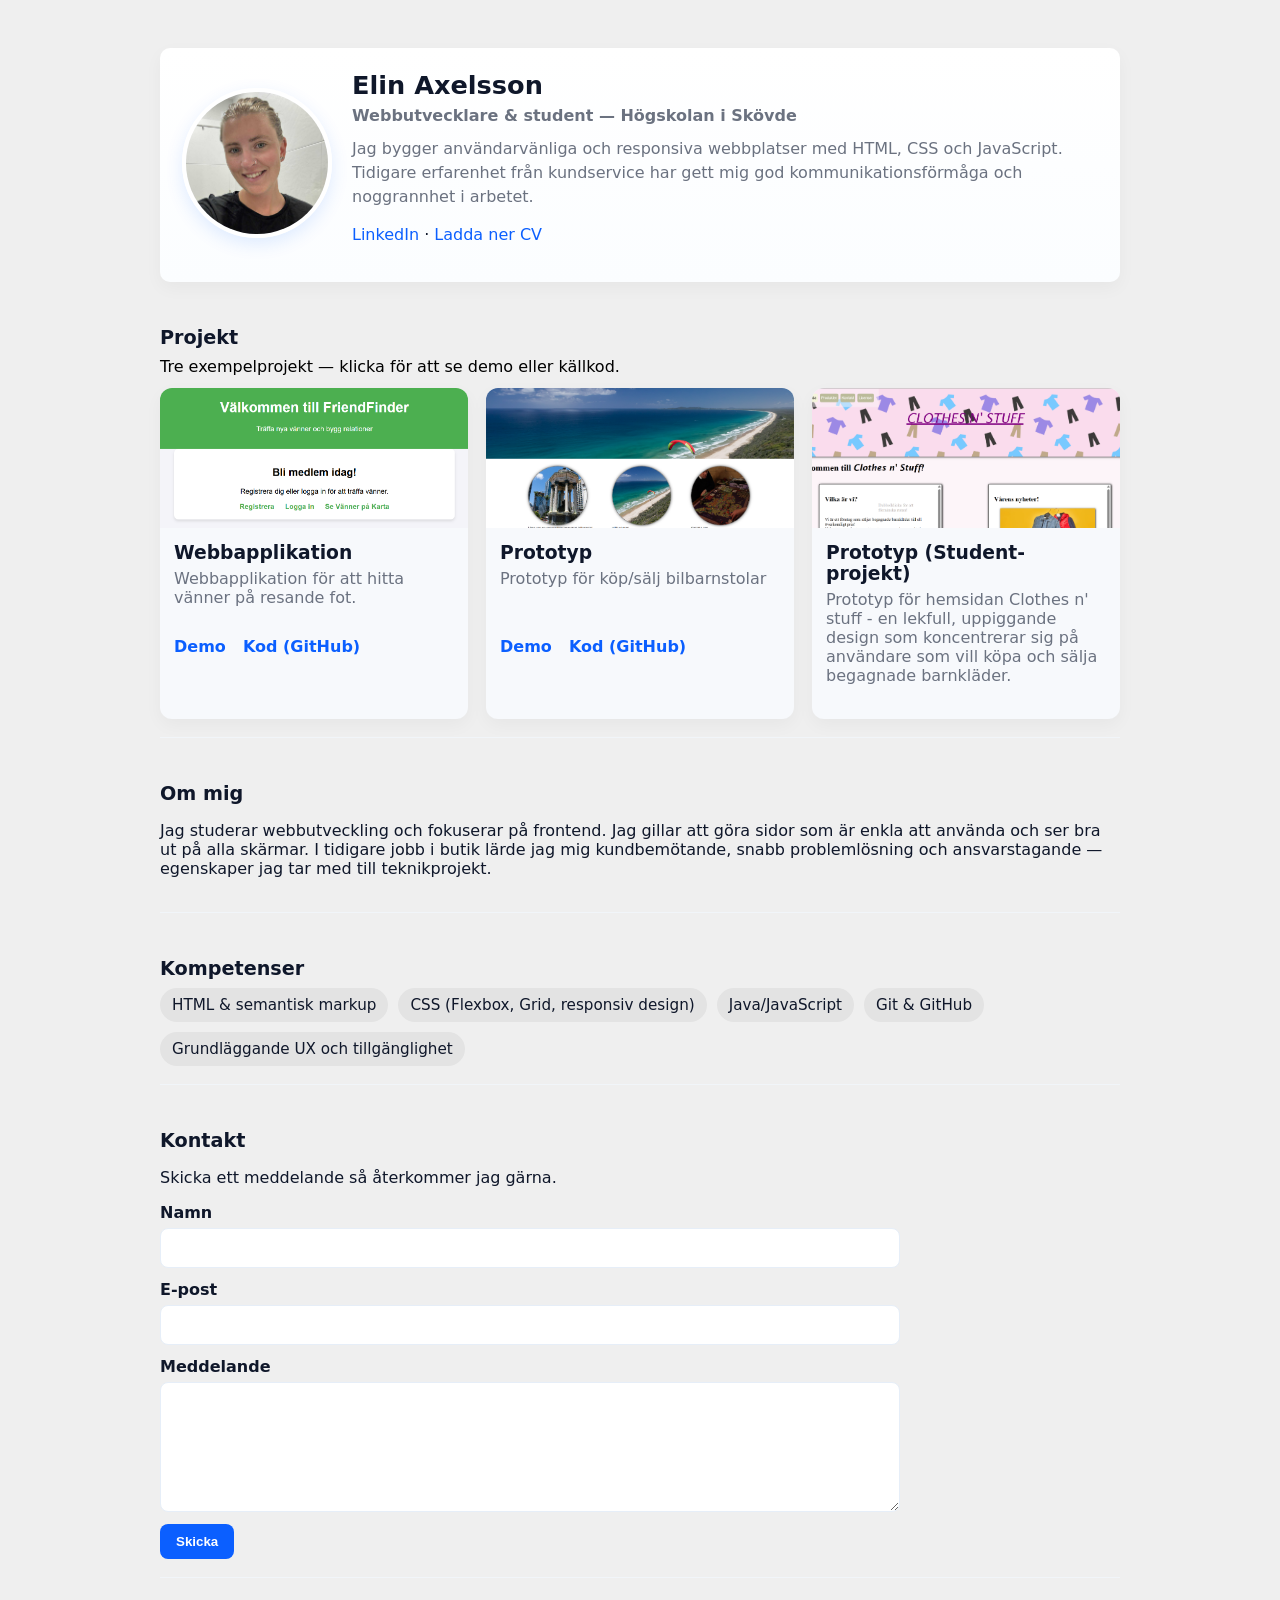
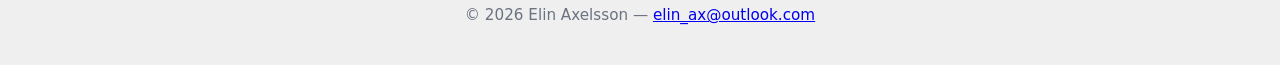
<file: index.html>
<!doctype html>
<html lang="sv">
<head>
  <meta charset="utf-8" />
  <meta name="viewport" content="width=device-width,initial-scale=1" />
  <title>Elin Axelsson — Portfolio</title>
  <meta name="description" content="Portfolio för Elin Axelsson — webbutvecklare (HTML, CSS, JavaScript)."/>
  <link rel="stylesheet" href="style.css" />
</head>
<body>
  <div class="container">
    <header class="hero" id="top">
      <div class="hero-left">
        <img src="assets/profile.jpg" alt="Profilbild — Elin Axelsson" class="avatar" id="profile-img">
      </div>
      <div class="hero-right">
        <h1>Elin Axelsson</h1>
        <p class="role">Webbutvecklare &amp; student — Högskolan i Skövde</p>
        <p class="lead">Jag bygger användarvänliga och responsiva webbplatser med HTML, CSS och JavaScript. Tidigare erfarenhet från kundservice har gett mig god kommunikationsförmåga och noggrannhet i arbetet.</p>
        <p class="links">
          <a href="https://www.linkedin.com/in/elin-axelsson-86332334a/" target="_blank" rel="noopener">LinkedIn</a> ·
          <a href="#" id="download-cv">Ladda ner CV</a>
        </p>
      </div>
    </header>

    <main>
      <section class="section" id="projects">
        <h2>Projekt</h2>
        <p class="section-intro">Tre exempelprojekt — klicka för att se demo eller källkod.</p>
        <div class="projects-grid">
          <article class="card">
            <img src="assets/project1.png" alt="Projekt 1 screenshot" class="card-img">
            <div class="card-body">
              <h3>Webbapplikation</h3>
              <p>Webbapplikation för att hitta vänner på resande fot.</p>
              <p class="card-actions">
                <a href="https://elinaxelsson.github.io/Friendfinder/" target="_blank" rel="noopener">Demo</a>
                <a href="https://github.com/ElinAxelsson/Friendfinder" target="_blank" rel="noopener">Kod (GitHub)</a>
              </p>
            </div>
          </article>

          <article class="card">
            <img src="assets/project2.png" alt="Projekt 2 screenshot" class="card-img">
            <div class="card-body">
              <h3>Prototyp</h3>
              <p>Prototyp för köp/sälj bilbarnstolar</p>
              <p class="card-actions">
                <a href="https://elinaxelsson.github.io/Prototypbilbarnstolar/" target="_blank" rel="noopener">Demo</a>
                <a href="https://github.com/ElinAxelsson/Prototypbilbarnstolar" target="_blank" rel="noopener">Kod (GitHub)</a>
              </p>
            </div>
          </article>

          <article class="card">
            <img src="assets/project3.png" alt="Projekt 3 screenshot" class="card-img">
            <div class="card-body">
              <h3>Prototyp (Student-projekt)</h3>
              <p>Prototyp för hemsidan Clothes n' stuff - en lekfull, uppiggande design som koncentrerar sig på användare som vill köpa och sälja begagnade barnkläder.</p>
              <p class="card-actions"></p>
            </div>
          </article>
        </div>
      </section>

      <section class="section" id="about">
        <h2>Om mig</h2>
        <p>Jag studerar webbutveckling och fokuserar på frontend. Jag gillar att göra sidor som är enkla att använda och ser bra ut på alla skärmar. I tidigare jobb i butik lärde jag mig kundbemötande, snabb problemlösning och ansvarstagande — egenskaper jag tar med till teknikprojekt.</p>
      </section>

      <section class="section" id="skills">
        <h2>Kompetenser</h2>
        <ul class="skills-list">
          <li>HTML &amp; semantisk markup</li>
          <li>CSS (Flexbox, Grid, responsiv design)</li>
          <li>Java/JavaScript</li>
          <li>Git &amp; GitHub</li>
          <li>Grundläggande UX och tillgänglighet</li>
        </ul>
      </section>

      <section class="section" id="contact">
        <h2>Kontakt</h2>
        <p>Skicka ett meddelande så återkommer jag gärna.</p>

        <!-- Byt data-endpoint till din Formspree-endpoint (eller lämna tomt för mailto-fallback) -->
        <form id="contact-form" data-endpoint="https://formspree.io/f/manpzqpn">
          <div class="form-row">
            <label for="name">Namn</label>
            <input id="name" name="name" type="text" required />
          </div>

          <div class="form-row">
            <label for="email">E-post</label>
            <input id="email" name="email" type="email" required />
          </div>

          <div class="form-row">
            <label for="message">Meddelande</label>
            <textarea id="message" name="message" rows="6" required></textarea>
          </div>

          <div class="form-actions">
            <button type="submit" class="btn">Skicka</button>
            <div id="form-status" aria-live="polite"></div>
          </div>
        </form>
      </section>
    </main>

    <footer class="footer">
      <p>© <span id="year"></span> Elin Axelsson — <a href="mailto:elin_ax@outlook.com">elin_ax@outlook.com</a></p>
    </footer>
  </div>

  <script src="script.js"></script>
</body>
</html>
</file>
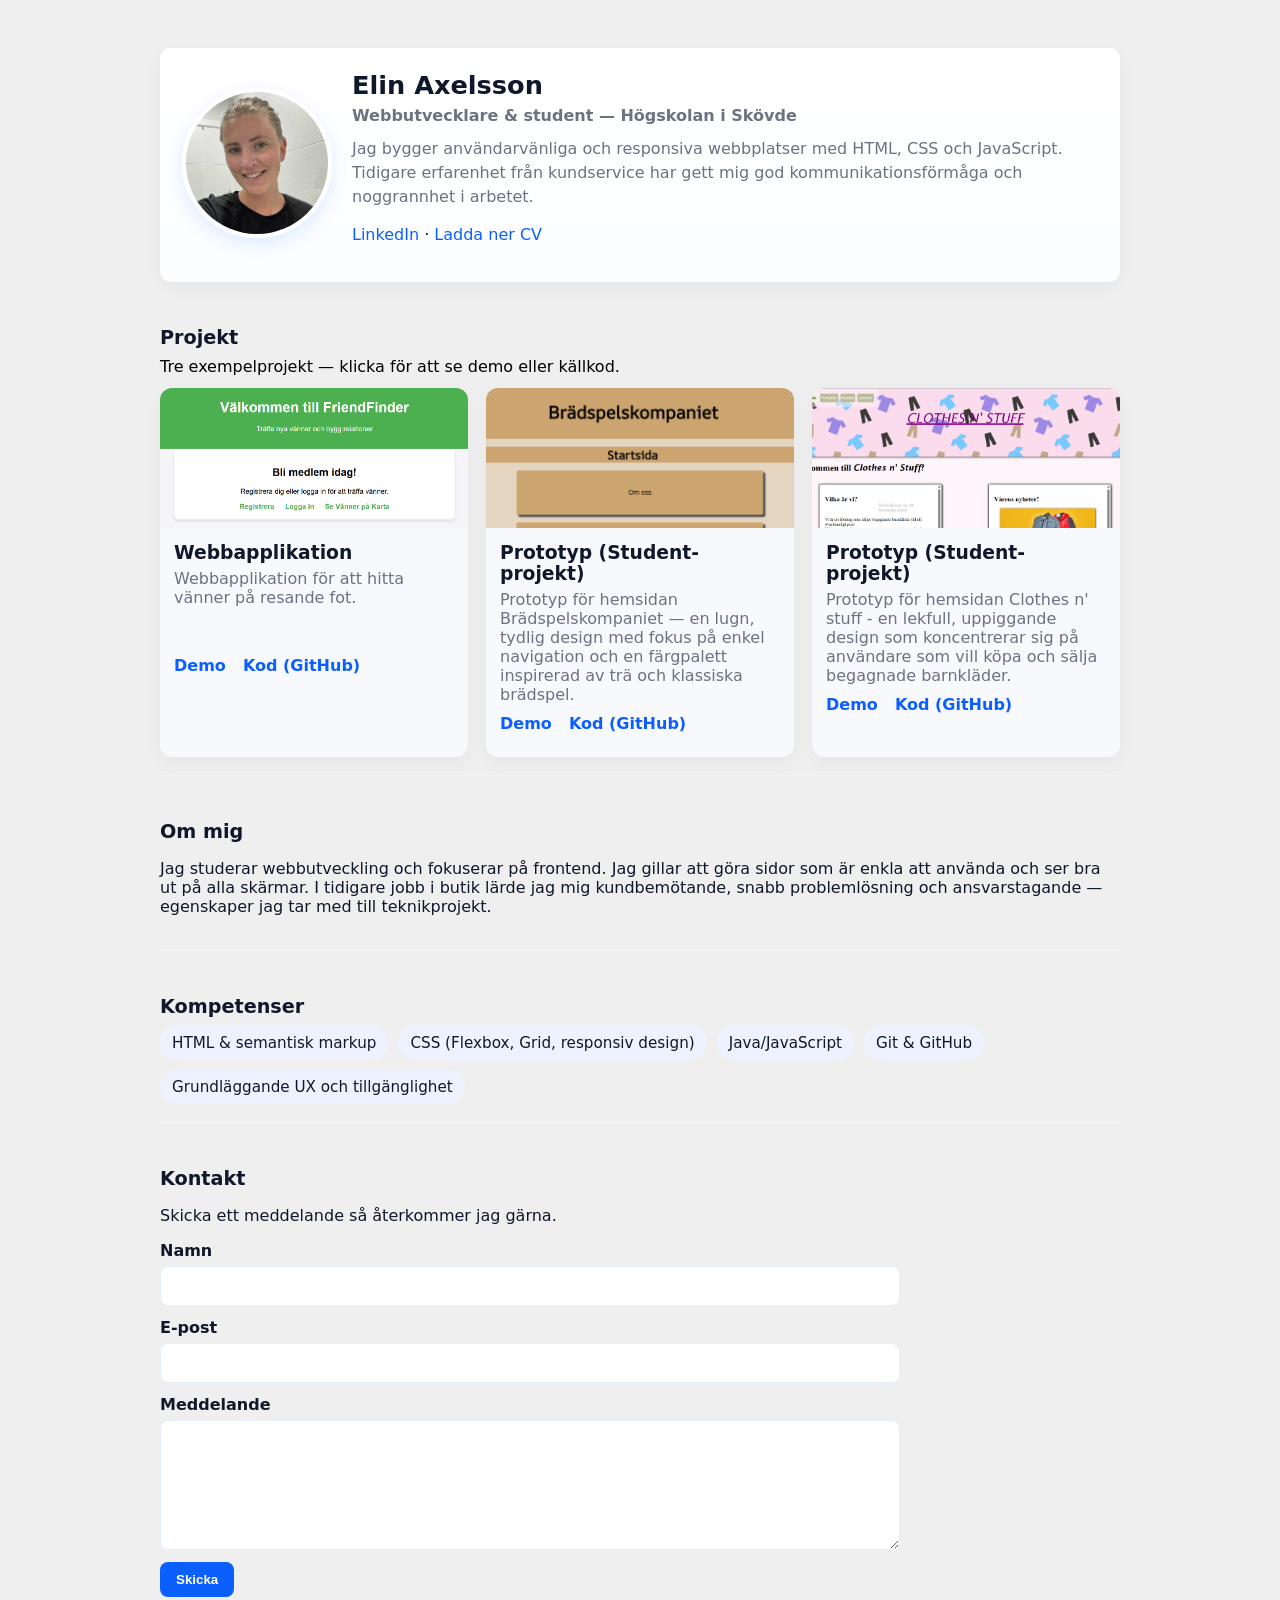
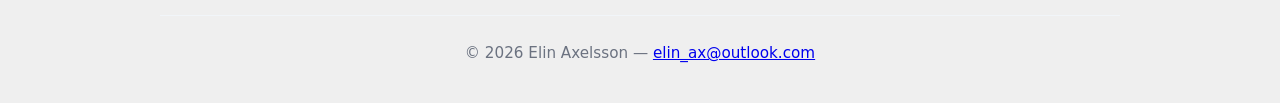
<file: Portfolio/index.html>
<!doctype html>
<html lang="sv">
<head>
  <meta charset="utf-8" />
  <meta name="viewport" content="width=device-width,initial-scale=1" />
  <title>Elin Axelsson — Portfolio</title>
  <meta name="description" content="Portfolio för Elin Axelsson — webbutvecklare (HTML, CSS, JavaScript)."/>
  <link rel="stylesheet" href="style.css" />
</head>
<body>
  <div class="container">
    <header class="hero" id="top">
      <div class="hero-left">
        <img src="assets/profile.jpg" alt="Profilbild — Elin Axelsson" class="avatar" id="profile-img">
      </div>
      <div class="hero-right">
        <h1>Elin Axelsson</h1>
        <p class="role">Webbutvecklare &amp; student — Högskolan i Skövde</p>
        <p class="lead">Jag bygger användarvänliga och responsiva webbplatser med HTML, CSS och JavaScript. Tidigare erfarenhet från kundservice har gett mig god kommunikationsförmåga och noggrannhet i arbetet.</p>
        <p class="links">
          <a href="https://www.linkedin.com/in/elin-axelsson-86332334a/" target="_blank" rel="noopener">LinkedIn</a> ·
          <a href="#" id="download-cv">Ladda ner CV</a>
        </p>
      </div>
    </header>

    <main>
      <section class="section" id="projects">
        <h2>Projekt</h2>
        <p class="section-intro">Tre exempelprojekt — klicka för att se demo eller källkod.</p>
        <div class="projects-grid">
          <article class="card">
            <img src="assets/project1.png" alt="Projekt 1 screenshot" class="card-img">
            <div class="card-body">
              <h3>Webbapplikation</h3>
              <p>Webbapplikation för att hitta vänner på resande fot.</p>
              <p class="card-actions">
                <a href="file:///C:/Users/elyyz/OneDrive/Dokument/WebbisdaElinOlivia/index.html" target="_blank" rel="noopener">Demo</a>
                <a href="#" target="_blank" rel="noopener">Kod (GitHub)</a>
              </p>
            </div>
          </article>

          <article class="card">
            <img src="assets/project2.png" alt="Projekt 2 screenshot" class="card-img">
            <div class="card-body">
              <h3>Prototyp (Student-projekt)</h3>
              <p>Prototyp för hemsidan Brädspelskompaniet — en lugn, tydlig design med fokus på enkel navigation och en färgpalett inspirerad av trä och klassiska brädspel.</p>
              <p class="card-actions">
                <a href="file:///C:/Users/elyyz/OneDrive/Dokument/Portfolio/assets/Projekt/Projekt.html" target="_blank" rel="noopener">Demo</a>
                <a href="#" target="_blank" rel="noopener">Kod (GitHub)</a>
              </p>
            </div>
          </article>

          <article class="card">
            <img src="assets/project3.png" alt="Projekt 3 screenshot" class="card-img">
            <div class="card-body">
              <h3>Prototyp (Student-projekt)</h3>
              <p>Prototyp för hemsidan Clothes n' stuff - en lekfull, uppiggande design som koncentrerar sig på användare som vill köpa och sälja begagnade barnkläder.</p>
              <p class="card-actions">
                <a href="file:///C:/Users/elyyz/OneDrive/Dokument/Webbutveckling%20-%20Programmering/Mobilapplikationsdesign%20G1F/Projekt/Projekt.html" target="_blank" rel="noopener">Demo</a>
                <a href="#" target="_blank" rel="noopener">Kod (GitHub)</a>
              </p>
            </div>
          </article>
        </div>
      </section>

      <section class="section" id="about">
        <h2>Om mig</h2>
        <p>Jag studerar webbutveckling och fokuserar på frontend. Jag gillar att göra sidor som är enkla att använda och ser bra ut på alla skärmar. I tidigare jobb i butik lärde jag mig kundbemötande, snabb problemlösning och ansvarstagande — egenskaper jag tar med till teknikprojekt.</p>
      </section>

      <section class="section" id="skills">
        <h2>Kompetenser</h2>
        <ul class="skills-list">
          <li>HTML &amp; semantisk markup</li>
          <li>CSS (Flexbox, Grid, responsiv design)</li>
          <li>Java/JavaScript</li>
          <li>Git &amp; GitHub</li>
          <li>Grundläggande UX och tillgänglighet</li>
        </ul>
      </section>

      <section class="section" id="contact">
        <h2>Kontakt</h2>
        <p>Skicka ett meddelande så återkommer jag gärna.</p>

        <!-- Byt data-endpoint till din Formspree-endpoint (eller lämna tomt för mailto-fallback) -->
        <form id="contact-form" data-endpoint="https://formspree.io/f/manpzqpn">
          <div class="form-row">
            <label for="name">Namn</label>
            <input id="name" name="name" type="text" required />
          </div>

          <div class="form-row">
            <label for="email">E-post</label>
            <input id="email" name="email" type="email" required />
          </div>

          <div class="form-row">
            <label for="message">Meddelande</label>
            <textarea id="message" name="message" rows="6" required></textarea>
          </div>

          <div class="form-actions">
            <button type="submit" class="btn">Skicka</button>
            <div id="form-status" aria-live="polite"></div>
          </div>
        </form>
      </section>
    </main>

    <footer class="footer">
      <p>© <span id="year"></span> Elin Axelsson — <a href="mailto:elin_ax@outlook.com">elin_ax@outlook.com</a></p>
    </footer>
  </div>

  <script src="script.js"></script>
</body>
</html>
</file>
<file: style.css>
:root {
    --bg: #ffffff;
    --muted: #6b7280;
    --accent: #0b5fff;
    --card: #f7f9fc;
    --text: #0f172a;
    --radius: 10px;
    --max-width: 1000px;
    --gap: 20px;
    font-family: Inter, system-ui, -apple-system, "Segoe UI", Roboto, "Helvetica Neue", Arial;
}

* {
    box-sizing: border-box
}

html,
body {
    height: 100%;
    margin: 0;
    background: #efefef;
    color: var(--text);
    -webkit-font-smoothing: antialiased
}

.container {
    max-width: var(--max-width);
    margin: 28px auto;
    padding: 20px
}

/* HERO */
.hero {
    display: flex;
    gap: var(--gap);
    align-items: center;
    background: linear-gradient(180deg, #ffffff, #fbfdff);
    padding: 22px;
    border-radius: var(--radius);
    box-shadow: 0 6px 18px rgba(12, 18, 31, 0.04)
}

.hero-left {
    flex: 0 0 120px
}

.avatar {
    width: 150px;
    height: 150px;
    border-radius: 50%;
    object-fit: cover;
    object-position: top;
    border: 4px solid #fff;
    box-shadow: 0 6px 18px rgba(11, 95, 255, 0.12)
}

.hero-right {
    flex: 1
}

h1 {
    font-size: 1.6rem;
    margin: 0 0 6px
}

.role {
    margin: 0;
    font-weight: 600;
    color: var(--muted)
}

.lead {
    margin: 12px 0 0;
    color: var(--muted);
    line-height: 1.5
}

/* LINKS */
.links a {
    color: var(--accent);
    text-decoration: none
}

.links a:hover {
    text-decoration: underline
}

/* SECTIONS */
.section {
    margin-top: 26px;
    padding: 18px 0;
    border-bottom: 1px solid #f1f5f9
}

.section h2 {
    margin: 0 0 8px;
    font-size: 1.2rem
}

.section-intro {
    color: black;
    margin: 0 0 12px
}

/* PROJECTS GRID */
.projects-grid {
    display: grid;
    grid-template-columns: repeat(auto-fit, minmax(240px, 1fr));
    gap: 18px;
    margin-top: 12px
}

.card {
    background: var(--card);
    border-radius: 12px;
    overflow: hidden;
    display: flex;
    flex-direction: column;
    height: 100%;
    box-shadow: 0 6px 18px rgba(12, 18, 31, 0.04);
    transition: transform .18s ease, box-shadow .18s ease
}

.card:hover {
    transform: translateY(-6px);
    box-shadow: 0 18px 36px rgba(12, 18, 31, 0.08)
}

.card-img {
    width: 100%;
    height: 140px;
    object-fit: cover;
    display: block;
    object-position: top;
}

.card-body {
    padding: 14px;
    flex: 1;
    display: flex;
    flex-direction: column
}

.card-body h3 {
    margin: 0 0 6px
}

.card-body p {
    margin: 0 0 10px;
    color: var(--muted);
    flex: 1
}

.card-actions a {
    font-weight: 600;
    color: var(--accent);
    text-decoration: none;
    margin-right: 12px
}

.card-actions a:hover {
    text-decoration: underline
}

/* SKILLS */
.skills-list {
    display: flex;
    flex-wrap: wrap;
    gap: 10px;
    padding: 0;
    margin: 8px 0 0;
    list-style: none
}

.skills-list li {
    background: #e3e3e3;
    padding: 8px 12px;
    border-radius: 999px;
    font-size: 0.95rem;
    color: var(--text)
}

/* FORM */
form {
    max-width: 740px
}

.form-row {
    display: flex;
    flex-direction: column;
    margin-bottom: 12px
}

label {
    font-weight: 600;
    margin-bottom: 6px
}

input[type="text"],
input[type="email"],
textarea {
    border: 1px solid #e6eef8;
    padding: 10px;
    border-radius: 8px;
    font-size: 1rem;
    background: #fff;
    outline: none;
    transition: box-shadow .12s ease, border-color .12s ease
}

input:focus,
textarea:focus {
    border-color: var(--accent);
    box-shadow: 0 4px 18px rgba(11, 95, 255, 0.08)
}

.form-actions {
    display: flex;
    gap: 12px;
    align-items: center
}

.btn {
    background: var(--accent);
    color: #fff;
    padding: 10px 16px;
    border-radius: 8px;
    border: none;
    font-weight: 700;
    cursor: pointer
}

.btn:hover {
    opacity: 0.95
}

#form-status {
    color: var(--muted);
    font-size: 0.95rem
}

/* FOOTER */
.footer {
    text-align: center;
    margin-top: 28px;
    color: var(--muted);
    font-size: 0.95rem
}

/* RESPONSIVE */
@media (max-width:800px) {
    .hero {
        flex-direction: row;
        align-items: center
    }

    .hero-left {
        flex-basis: 90px
    }

    .avatar {
        width: 90px;
        height: 90px
    }
}

@media (max-width:520px) {
    .hero {
        flex-direction: column;
        align-items: center;
        text-align: center
    }

    .hero-right {
        width: 100%
    }

    .hero-left {
        order: -1
    }

    .lead {
        font-size: 0.95rem
    }
}
</file>
<file: Portfolio/style.css>
:root {
    --bg: #ffffff;
    --muted: #6b7280;
    --accent: #0b5fff;
    --card: #f7f9fc;
    --text: #0f172a;
    --radius: 10px;
    --max-width: 1000px;
    --gap: 20px;
    font-family: Inter, system-ui, -apple-system, "Segoe UI", Roboto, "Helvetica Neue", Arial;
}

* {
    box-sizing: border-box
}

html,
body {
    height: 100%;
    margin: 0;
    background: #efefef;
    color: var(--text);
    -webkit-font-smoothing: antialiased
}

.container {
    max-width: var(--max-width);
    margin: 28px auto;
    padding: 20px
}

/* HERO */
.hero {
    display: flex;
    gap: var(--gap);
    align-items: center;
    background: linear-gradient(180deg, #ffffff, #fbfdff);
    padding: 22px;
    border-radius: var(--radius);
    box-shadow: 0 6px 18px rgba(12, 18, 31, 0.04)
}

.hero-left {
    flex: 0 0 120px
}

.avatar {
    width: 150px;
    height: 150px;
    border-radius: 50%;
    object-fit: cover;
    object-position: top;
    border: 4px solid #fff;
    box-shadow: 0 6px 18px rgba(11, 95, 255, 0.12)
}

.hero-right {
    flex: 1
}

h1 {
    font-size: 1.6rem;
    margin: 0 0 6px
}

.role {
    margin: 0;
    font-weight: 600;
    color: var(--muted)
}

.lead {
    margin: 12px 0 0;
    color: var(--muted);
    line-height: 1.5
}

/* LINKS */
.links a {
    color: var(--accent);
    text-decoration: none
}

.links a:hover {
    text-decoration: underline
}

/* SECTIONS */
.section {
    margin-top: 26px;
    padding: 18px 0;
    border-bottom: 1px solid #f1f5f9
}

.section h2 {
    margin: 0 0 8px;
    font-size: 1.2rem
}

.section-intro {
    color: black;
    margin: 0 0 12px
}

/* PROJECTS GRID */
.projects-grid {
    display: grid;
    grid-template-columns: repeat(auto-fit, minmax(240px, 1fr));
    gap: 18px;
    margin-top: 12px
}

.card {
    background: var(--card);
    border-radius: 12px;
    overflow: hidden;
    display: flex;
    flex-direction: column;
    height: 100%;
    box-shadow: 0 6px 18px rgba(12, 18, 31, 0.04);
    transition: transform .18s ease, box-shadow .18s ease
}

.card:hover {
    transform: translateY(-6px);
    box-shadow: 0 18px 36px rgba(12, 18, 31, 0.08)
}

.card-img {
    width: 100%;
    height: 140px;
    object-fit: cover;
    display: block;
    object-position: top;
}

.card-body {
    padding: 14px;
    flex: 1;
    display: flex;
    flex-direction: column
}

.card-body h3 {
    margin: 0 0 6px
}

.card-body p {
    margin: 0 0 10px;
    color: var(--muted);
    flex: 1
}

.card-actions a {
    font-weight: 600;
    color: var(--accent);
    text-decoration: none;
    margin-right: 12px
}

.card-actions a:hover {
    text-decoration: underline
}

/* SKILLS */
.skills-list {
    display: flex;
    flex-wrap: wrap;
    gap: 10px;
    padding: 0;
    margin: 8px 0 0;
    list-style: none
}

.skills-list li {
    background: #eef2ff;
    padding: 8px 12px;
    border-radius: 999px;
    font-size: 0.95rem;
    color: var(--text)
}

/* FORM */
form {
    max-width: 740px
}

.form-row {
    display: flex;
    flex-direction: column;
    margin-bottom: 12px
}

label {
    font-weight: 600;
    margin-bottom: 6px
}

input[type="text"],
input[type="email"],
textarea {
    border: 1px solid #e6eef8;
    padding: 10px;
    border-radius: 8px;
    font-size: 1rem;
    background: #fff;
    outline: none;
    transition: box-shadow .12s ease, border-color .12s ease
}

input:focus,
textarea:focus {
    border-color: var(--accent);
    box-shadow: 0 4px 18px rgba(11, 95, 255, 0.08)
}

.form-actions {
    display: flex;
    gap: 12px;
    align-items: center
}

.btn {
    background: var(--accent);
    color: #fff;
    padding: 10px 16px;
    border-radius: 8px;
    border: none;
    font-weight: 700;
    cursor: pointer
}

.btn:hover {
    opacity: 0.95
}

#form-status {
    color: var(--muted);
    font-size: 0.95rem
}

/* FOOTER */
.footer {
    text-align: center;
    margin-top: 28px;
    color: var(--muted);
    font-size: 0.95rem
}

/* RESPONSIVE */
@media (max-width:800px) {
    .hero {
        flex-direction: row;
        align-items: center
    }

    .hero-left {
        flex-basis: 90px
    }

    .avatar {
        width: 90px;
        height: 90px
    }
}

@media (max-width:520px) {
    .hero {
        flex-direction: column;
        align-items: center;
        text-align: center
    }

    .hero-right {
        width: 100%
    }

    .hero-left {
        order: -1
    }

    .lead {
        font-size: 0.95rem
    }
}
</file>
